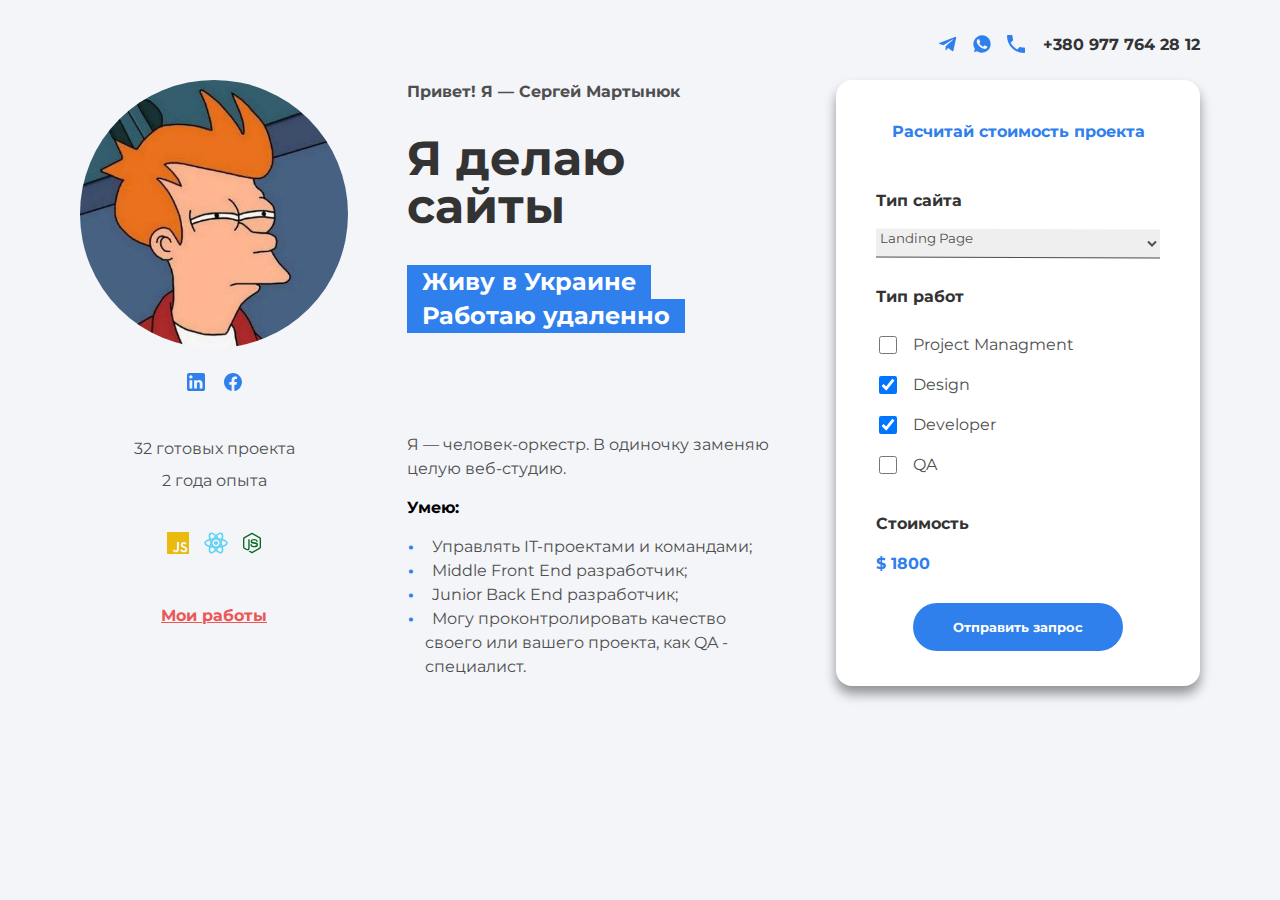
<file: index.html>
<!DOCTYPE html>
<html lang="en">
<head>
  <meta charset="UTF-8">
  <meta http-equiv="X-UA-Compatible" content="IE=edge">
  <meta name="viewport" content="width=device-width, initial-scale=1.0">
  <title>Project</title>
  
  <link rel="preconnect" href="https://fonts.googleapis.com">
  <link rel="preconnect" href="https://fonts.gstatic.com" crossorigin>
  <link href="https://fonts.googleapis.com/css2?family=Montserrat:wght@400;700&display=swap" rel="stylesheet">
  <link rel="stylesheet" href="./css/style.css">
  <link rel="stylesheet" href="./css/reset.css">
  <link rel="stylesheet" href="./css/modals.css">
  
</head>
<body>
  <script defer src="./js/app.js"></script>
<main class="wrapper">
  <!-- Contacts Section-->
  <section class="contacts-section"> 
    <div class="header-links"></div>
    <a href="#" class="header-icon-link">
      <img src="/img/icons/telegram-icon.svg" class="header-icon" alt="Иконка Телеграма" srcset="">
    </a>
    <a href="#" class="header-icon-link">
      <img src="./img/icons/viber-icon.svg" class="header-icon" alt="Иконка Вайбера" srcset="">
    
    <a href="tel:+3809777642812" class="header-icon-link">
      <img src="./img/icons/phone-icon.svg" class="header-icon" alt="Иконка телефона" srcset="">
    </a>
    <a href="tel:+3809777642812" class="phone-link-number">+380 977 764 28 12</a>
    
  </section>
<!-- Experience Section -->
  <section class="experience-section">
    <img src="./img/my-photo.jpg" alt="My photo" class="my-photo">
    
    <div>
      <a href="https://www.linkedin.com/in/serhii-martyniuk-9a5370204/"  class="social-link"><img src="./img/icons/linkedin-icon.svg" class="icons linkedin-icon" alt="My Linkedin link" ></a>
      <a href="https://www.figma.com/file/P6rrEcrvuWO3Z4s7lcR2OK/Design?node-id=611%3A73"  class="social-link"><img src="./img/icons/fb-icon.svg" class="icons" alt="My Facebook link" ></a>
    </div>
    <div class="experience-description">
      <p>32 готовых проекта</p>
      <p>2 года опыта</p>
    </div>
    <div class="technologies-container">
      <img src="./img/icons/js-icon.svg" alt="JavaScript Icon">
      <img src="./img/icons/react-icon.svg" alt="React.js Icon">
      <img src="./img/icons/nodejs-icon.svg" alt="Node.js Icon">
    </div>
      <a href="https://github.com/SerhiiMart" class="my-projects-link">Мои работы</a>
  </section>

  <!-- My-info Section -->

  <section class="my-info-section">
    <h2 class="my-name">Привет! Я — Cергей Мартынюк</h2>
    <h1 class="my-profession">Я делаю сайты</h1>


    <p class="my-location-remote">Живу в Украине</p>
    <p class="my-location-remote local-rem-last"> Работаю удаленно</p>

    <p class="my-description">Я — человек-оркестр. В одиночку заменяю целую веб-студию. </p>

    <div class="my-skills">
      <p>Умею:</p>
      <ul>
        <li>Управлять IT-проектами и командами;</li>
        <li>Middle Front End разработчик;</li>
        <li>Junior Back End разработчик;</li>
        <li>Могу проконтролировать качество своего или вашего проекта, как QA - специалист.</li>
      </ul>
    </div>
  </section>

  <!-- Form Section -->
  <section class="project-price-section">     
    <form name="Project Cost" class="project-price-form" id="project-price-form" data-netlify="true">
      <h4>Расчитай стоимость проекта</h4>
      <div class="project-type-container">
        <label for="project-type" class="form-field-title">Тип сайта</label>
        <select name="Project Type" id="project-type" class="project-type-select">
          <option selected value="landing-page">Landing Page</option>
          <option value="online-store">Online Store</option>
          <option value="web-application">Web Application</option>
          <option value="mobile-application">Mobile Application</option>
        </select>
      </div>
      <div class="activity-type-container">
        <p class="form-field-title">Тип работ</p>
          <div class="activity-type-item">
            <input type="checkbox" name="Project Management" id="project-management" class="activity-type-checkbox">
            <label for="project-management" class="activity-type-label">Project Managment</label>
          </div>
          <div class="activity-type-item">
            <input checked type="checkbox" name="Design" id="design" class="activity-type-checkbox">
            <label for="design" class="activity-type-label">Design</label>
          </div>
          <div class="activity-type-item">
            <input checked type="checkbox" name="Development" id="development" class="activity-type-checkbox">
            <label for="development" class="activity-type-label">Developer</label>
          </div>
          <div class="activity-type-item">
            <input type="checkbox" name="QA" id="qa" class="activity-type-checkbox">
            <label for="qa" class="activity-type-label">QA</label>
          </div>   
      </div>
      <div class="project-price-container">
        <p class="form-field-title">Стоимость</p>
        <div class="project-price-sum"><span>$</span><span id="total-price"> 0</span></div>
        <div class="project-btn"><button class="project-btn-class">Отправить запрос</button></div>   
      </div>

      <input type="hidden" name="Email">
    </form>
  </section>
</main>
 <!-- Modal Section -->
  <div class="modal-bgd" id="modal-email">
    <div class="modal-container">
      <button class="modal-close-button">
        <img class="close-icon" src="./img/icons/close-icon.svg" alt="Close Icon">
      </button>
      
      <img class="mail-icon" src="./img/icons/mail-icon.svg" alt="Mail Icon">
      <h4>Я свяжусь с Вами на<br> протяжении ближайшего часа</h4>
      <form id="modal-form">
        <div id="email-input-container" class="email-input-container">
          <label for="user-email">Email:</label>
          <input type="email" name="user-email" id="user-email" placeholder="Укажите e-mail"> 
          <p class="email-error-text">Проверьте email</p>
        </div>

        <div class="project-btn"><button class="project-btn-class" type="submit">Отправить</button>
        </div> 
      </form>
    </div>
  </div>

  <div class="modal-bgd" id="modal-success">
    <div class="modal-container modal-container-success">
      <button class="modal-close-button">
        <img class="close-icon" src="./img/icons/close-icon.svg" alt="Close Icon">
      </button>
      
      <img class="success-icon" src="./img/icons/success-icon.svg" alt="Mail Icon">
      <h4 class="succ-1">Ваше сообщение отправлено!</h4>
      <h4 class="succ-2">В скорем времени я свяжусь с вами!</h4>
    </div>
  </div>

</body>
</html>
</file>
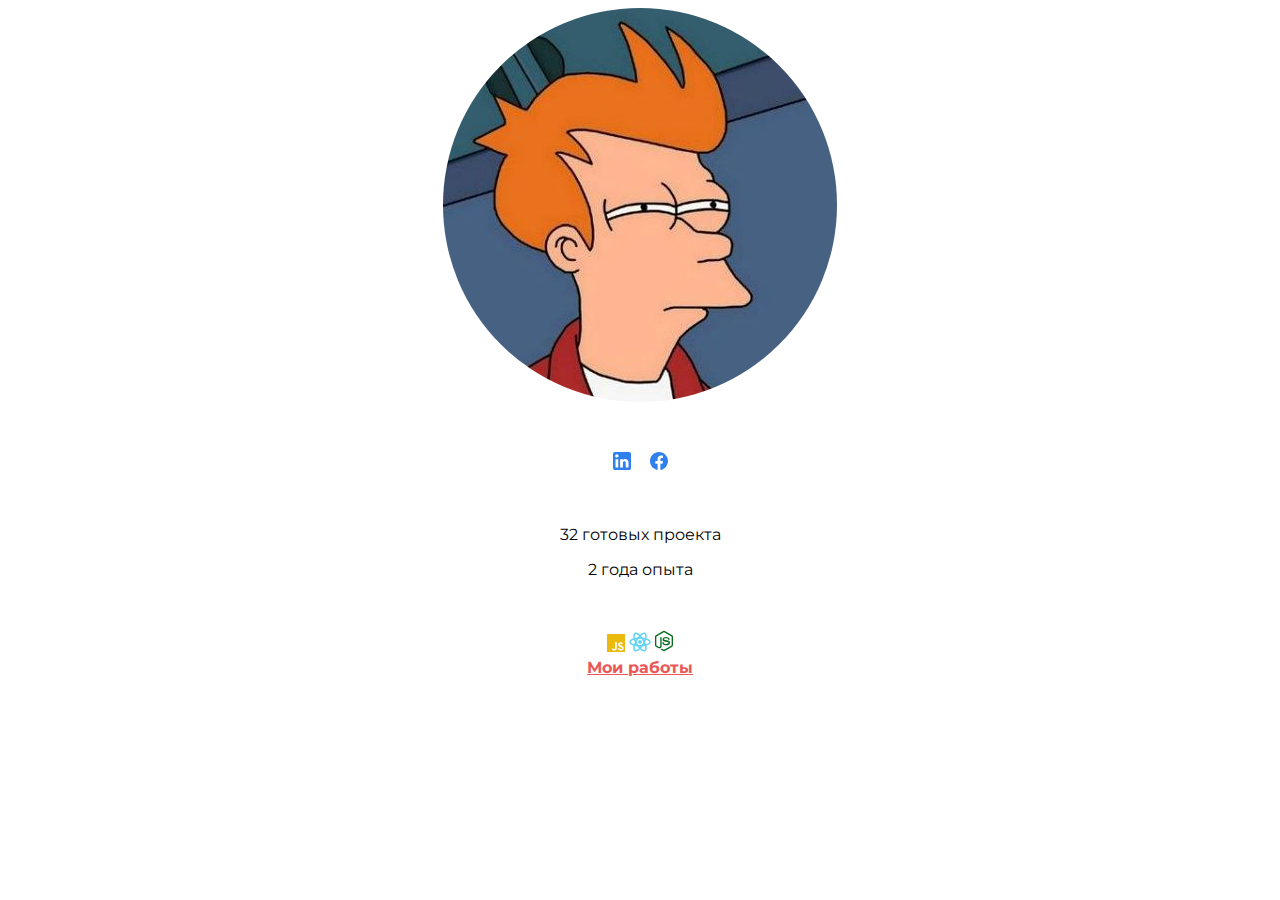
<file: 5. Development/index.html>
<!DOCTYPE html>
<html lang="en">
<head>
  <meta charset="UTF-8">
  <meta http-equiv="X-UA-Compatible" content="IE=edge">
  <meta name="viewport" content="width=device-width, initial-scale=1.0">
  <title>Project</title>
  <link rel="preconnect" href="https://fonts.googleapis.com">
  <link rel="preconnect" href="https://fonts.gstatic.com" crossorigin>
  <link href="https://fonts.googleapis.com/css2?family=Montserrat:wght@400;700&display=swap" rel="stylesheet">
  <link rel="stylesheet" href="./css/style.css">
</head>
<body>

<!-- Experience Section -->
<section class="experience-section">
  <img src="./img/my-photo.jpg" alt="My photo" class="my-photo">
  
  <div>
    <a href="https://www.linkedin.com/in/serhii-martyniuk-9a5370204/" ><img src="./img/icons/linkedin-icon.svg" alt="My Linkedin link" class="icons linkedin-icon"></a>
    <a href="https://www.figma.com/file/P6rrEcrvuWO3Z4s7lcR2OK/Design?node-id=611%3A73" ><img src="./img/icons/fb-icon.svg" alt="My Facebook link" class="icons"></a>
  </div>
  <div class="experience-desc">
    <p>32 готовых проекта</p>
    <p>2 года опыта</p>
  </div>
  <div class class="technologies-container">
    <img src="./img/icons/js-icon.svg" alt="JavaScript Icon">
    <img src="./img/icons/react-icon.svg" alt="React.js Icon">
    <img src="./img/icons/nodejs-icon.svg" alt="Node.js Icon">
  </div>
    <a href="https://github.com/SerhiiMart" class="my-projects-link">Мои работы</a>
</section>

</body>
</html>
</file>
<file: css/style.css>
* {
  box-sizing: border-box;
  font-family: 'Montserrat', sans-serif;
  line-height: 24px;
 }

 html {
  width: 100%;
  display: flex;
  justify-content: center;
  align-items: center;
 }
 
 body {
  font-size: 16px;
  line-height: 24px;
  background-color: #F3F5F9;
 
 }

 .wrapper {
   display: flex;
   flex-direction: row;
   padding: 80px;
   justify-content: space-between;
   position: relative;
 }

 h1 {
   color: #333333;
 }

 /* ------ Contacts Section ------- */
 .contacts-section {  
   position: absolute;
   top: 35px;
   right: 80px;
   display: flex;
   flex-direction: row;
   justify-content: center;
 }

.header-icon-link {
  text-decoration: none;
}
 
 .header-icon {
   width: 18px;
   height: 18px;
   margin-right: 16px;
 }

 .header-icon:hover {
  filter: invert(20%) sepia(53%) saturate(4914%) hue-rotate(237deg) brightness(62%) contrast(137%);
 }

 .phone-link-number { 
   margin-left: 2px;
   margin-top: -2px;
   font-weight: bold;
   color: #333333;
   text-decoration: none;
 }

 /* ------ Experience Section ------- */

 .experience-section {
  /* position: absolute; */
  width: 268px;
  display: flex;
  color: #4F4F4F;
  flex-direction: column;
  align-items: center;
}

.my-photo{
  margin-bottom: 25px;
  border-radius: 50%;
  height: 268px;
}

.icons {
  width: 18px;
  height: 18px;
}

.social-link {
  text-decoration: none;
  cursor: pointer;
}

.icons:hover {
  filter: invert(17%) sepia(67%) saturate(4652%) hue-rotate(239deg) brightness(63%) contrast(132%);
}

.linkedin-icon {
  margin-right: 15px;
}

.experience-description {
  margin: 35px 0;
  text-align: center;
  line-height: 32px;
}

.technologies-container {
  display: flex;
  flex-direction: row;
  gap: 15px;
  margin-bottom: 50px;
}

 .my-projects-link {
   color: #EB5757;
   font-style: normal;
   font-weight: bold;
   font-size: 16px;
   text-decoration-line: underline;
 }

 .my-projects-link:hover {
  color: #850D0D;
}


 /* ------ My info Section ------- */

.my-info-section {
  width: 33%;
  margin: 0px 24px;
  display: flex;
  flex-direction: column;
  align-items: flex-start;
}

.my-name{ 
  font-size: 16px;
  font-weight: bold;
  color: #4F4F4F;
  margin-bottom: 30px;
}

.my-profession {
  font-weight: bold;
  font-size: 48px;
  line-height: 48px;
  color: #333333;
  margin-bottom: 35px;
}

.my-location-remote{ 
  font-weight: bold;
  font-size: 24px;
  color: #ffffff;
  background-color: #2F80ED;
  padding: 5px 15px;
}

.my-location-remote:hover {
  background-color: #040BA7;
}

.local-rem-last{
  margin-bottom: 100px;
}

.my-description {
  color: #4F4F4F;
  margin-bottom: 15px;
  line-height: 24px;
}

.my-skills p {
  font-weight: bold;
  margin-bottom: 15px;
}

.my-skills ul {
  list-style: none;
  padding-left: 18px;
}

.my-skills li {
  color: #4F4F4F;
}
.my-skills li::before {
  content: "•";  
  color: #2F80ED; 
  font-weight: bold; 
  display: inline-block; 
  width: 1.5em; 
  margin-left: -1.1em; 
}
 /* ------ Form Section ------- */
 .project-price-section {
  width: 364px;
  /* width: 33%; */
 }

 .project-price-section h4{
  color: #2F80ED;
  font-weight: bold;
  text-align: center;
  margin-bottom: 45px;
 }

 .project-type-container {
   display: flex;
   flex-direction: column;
   margin-bottom: 27px;
 }

 .project-price-form { 
   padding: 40px 40px 5px;

   background: #ffffff;
   box-shadow: 0px 8px 12px rgba(0, 0, 0, 0.4);
   border-radius: 16px;
 }

 .form-field-title {
   font-weight: bold;
   color: #333333;
   margin-bottom: 16px;
 }
 .project-type-select {
  font-family: 'Montserrat', sans-serif;
  color: #4F4F4F;
  border: none;
  outline: none;
  border-bottom: 1px solid #4F4F4F;
  transform: rotate(0.2deg);
  padding-bottom: 10px;
 }

 .activity-type-container {
   display: flex;
   flex-direction: column;
   margin-bottom: 27px;
 }

 .activity-type-item {
  display: flex;
  flex-direction: row;
  margin: 8px;
 }

 .activity-type-label {
  color: #4F4F4F;
  margin-left: 13px;
 }

 .activity-type-checkbox {
   width: 18px;
   height: 18px;
   margin-left: -5px;
 }

 .project-price-sum {
  color: #333333;
  margin-bottom: 27px;
 }

 .project-price-container {
   margin-bottom: 30px;
 }

 .project-price-container span {
  color: #2F80ED;
  font-weight: bold;
 }

 .project-btn-class {
  width: 210px;
  cursor: pointer;
  background: #2F80ED;
  font-weight: bold;
  color: #FFFFFF;
  border-radius: 24px;
  padding: 12px 32px;
  outline: none;
  border: none;
 }
 .project-btn-class:hover {
  background-color: #040BA7;
}
 
 .project-btn {
  width: 100%;
  text-align: center;
  justify-content: center;
  align-items: center;
 }
</file>
<file: css/modals.css>
/* -----Modals------ */

.modal-bgd {
  position: fixed;
  background-color: rgba(51, 51, 51, 0.9);
  top: 0;
  left: 0;
  width: 100%;
  height: 100%;
  display: flex;
  align-items: center;
  justify-content: center;
  pointer-events: none;
  transition: opacity 0.3s ease-in-out;
  opacity: 0;
}

.modal-active {
  opacity: 1;
  pointer-events: all;
}

.modal-container {
  position: relative;
  height: 604px;
  font-family: 'Montserrat', sans-serif;
  line-height: 24px;
  font-size: 16px;
  width: 364px;
  background-color: #ffffff;
  box-shadow: 0px 8px 12px rgba(0, 0, 0, 0.08);
  border-radius: 16px;
  padding: 110px 40px;
  display: flex;
  flex-direction: column;
  align-items: center;
}

.modal-container h4 {
  font-weight: bold;
  text-align: center;
  color: #2F80ED;
  margin-bottom: 40px;
}

.modal-container form {
  display: flex;
  flex-direction: column;
  align-items: center;
  width: 100%;
}

.modal-container label {
  font-weight: bold;
  color: #333333;
  width: 100%;
}

.modal-container input {
  width: 100%;
  margin-top: 14px;
  font-size: 16px;
  line-height: 24px;
  padding: 8px 0;
  border: none;
  outline: none;
  border-bottom: 1px solid #4F4F4F;
}

.mail-icon {
  margin-bottom: 35px;
}

.modal-close-button {
  position: absolute;
  border: none;
  outline: none;
  background: none;
  cursor: pointer;
  top: 30px;
  right: 30px;
}

.email-input-container {
  margin-bottom: 115px;
  height: 115px;
}

.email-error-text {
  color: #EB5757;
  padding-top: 8px;
  display: none;
}

.email-input-container-error .email-error-text {
  display: block;
}

.email-input-container-error input {
  border-bottom: 1px solid #EB5757;
}

.error::placeholder {
  color: #EB5757;
}

/* -----Modal-2------ */

.succ-1, .succ-2 {
  font-weight: bold;
  text-align: center;
  color: #2F80ED;
}

.succ-1, .succ-2 {
  margin-bottom: 32px;
}

.modal-container-success{
  justify-content: center;
}

.success-icon {
  height: 28px;
  width: 28px;
  margin-bottom: 40px;
}
</file>
<file: 5. Development/css/style.css>
* {
   /* margin: 0;
   padding: 0;
   box-sizing: border-box; */
 }

 body {
  font-family: 'Montserrat', sans-serif;
 }

 h1 {
   color: #333333;
 }

 /* ----- Experience Section ------- */

 .experience-section {
  display: flex;
  flex-direction: column;
  align-items: center;
  /* justify-content: center;   */
}

.my-photo{
  margin-bottom: 50px;
  border-radius: 70%;
}

.icons {
  width: 18px;
  height: 18px;
}

.linkedin-icon {
  margin-right: 15px;
}

.experience-desc {
  margin: 35px 0 35px 0;
  text-align: center;
}

.technologies-container {
  margin-bottom: 50px;
  display: flex;
  flex-direction: row;
  gap: 15px;
}

 .my-projects-link {
   color: #EB5757;
   font-style: normal;
   font-weight: bold;
   font-size: 16px;
   line-height: 24px;
   text-decoration-line: underline;
 }

 .my-projects-link:hover {
  color: #850D0D;
}

 /* <h1>Я делаю сайты</h1> */
</file>
